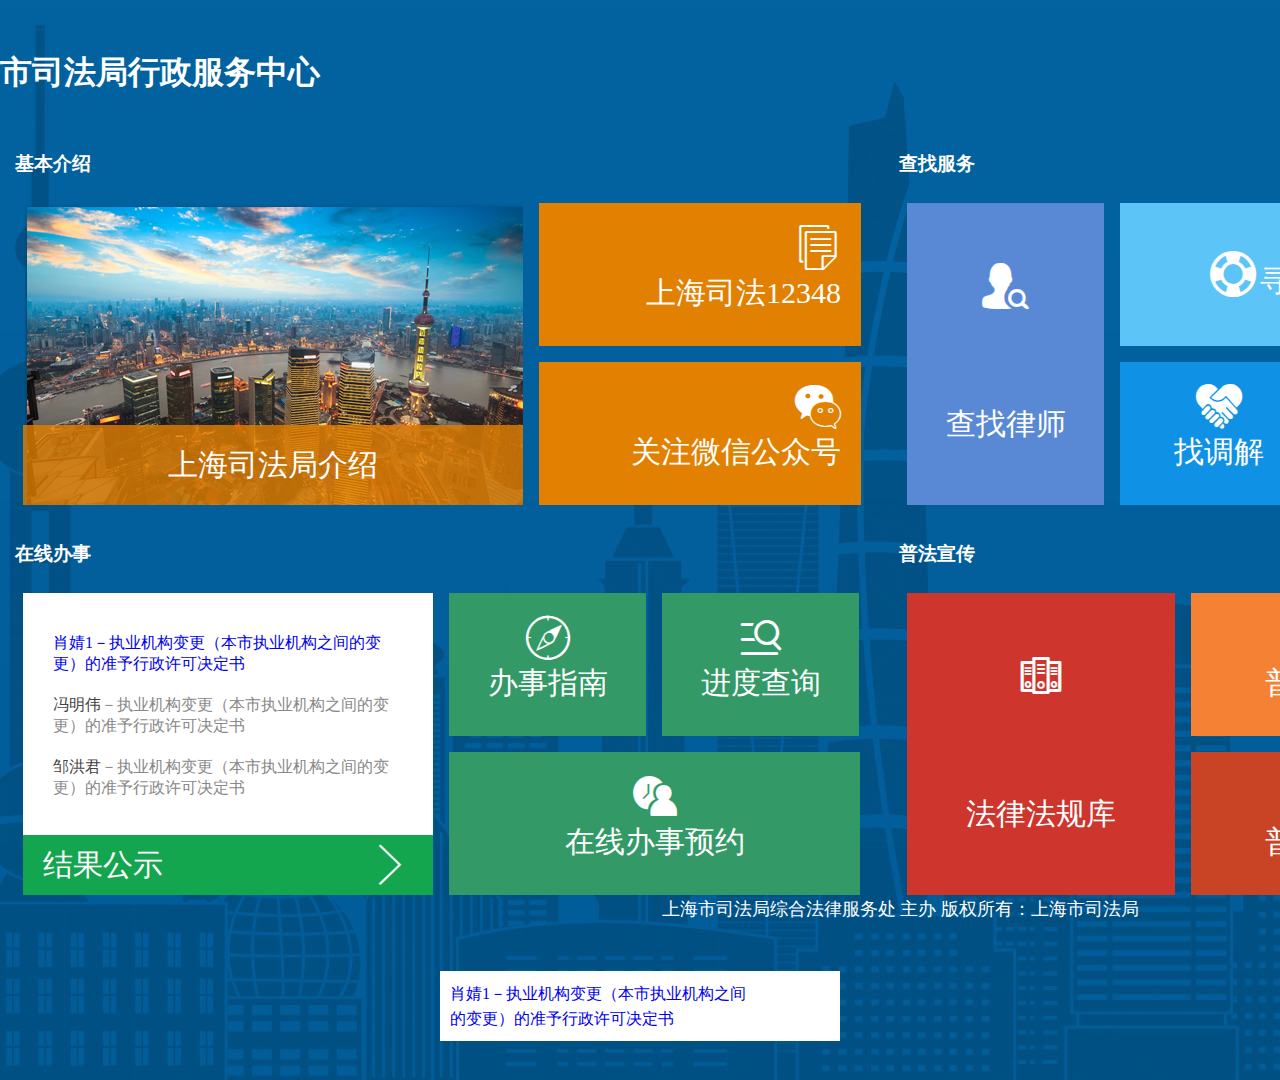
<file: index.html>
<!DOCTYPE html>
<html lang="en">
<head>
	<meta charset="UTF-8">
	<title>Document</title>
	<link rel="stylesheet" type="text/css" href="css/index.css">
	<link rel="stylesheet" type="text/css" href="font/iconfont.css">
</head>
<body>
	<div class="wrapper clearfix">
		<div class="header">
			<h1 class="pull-left">市司法局行政服务中心</h1>

			<div class="time pull-right">
				<h4>2015年11月10日 星期二</h4>
				<h4>18：12：45</h4>
			</div>
		</div>

		<div class="content">			
		<!-- 基本介绍开始 -->
			<div class="panel pull-left introduce">
				<h3 class="panel-title">基本介绍</h3>

				<div class="panel-content">
					<div class="pull-left intro-one">
            <img src="img/introduce-bg.png">
						<h4 class="pic-title">上海司法局介绍</h4>
					</div>
					<div class="pull-left intro">
            <i class="iconfont icon-files"></i>
            <h4 class="">上海司法12348</h4>
          </div>
					<div class="pull-left intro">
						<i class="iconfont icon-chat"></i>
						<h4 class="">关注微信公众号</h4>
					</div>
				</div>
			
			</div>
		<!-- 基本介绍结束 -->

		<!-- 查找服务开始 -->
		<div class="panel pull-left search">
			<h3 class="panel-title">查找服务</h3>
			
			<div class="panel-content">
				<div class="pull-left search-one">
					<i class="iconfont icon-user-search"></i>
					<h4>查找律师</h4>
				</div>
				<div class="pull-left search-two">
					<i class="iconfont icon-help"></i>
					<h4>寻求法律援助</h4>
				</div>
				<div class="pull-left  box search-three">
					<i class="iconfont icon-law"></i>
					<h4>找公正</h4>
				</div>
				<div class="pull-left box search-four">
					<i class="iconfont icon-love"></i>
					<h4>找调解</h4>
				</div>
				<div class="pull-left box search-five">
					<i class="iconfont icon-identify"></i>
					<h4>司法鉴定</h4>
				</div>
				<div class="pull-left box search-six">
					<i class="iconfont icon-aid"></i>
					<h4>医患调解</h4>
				</div>
			</div>

		</div>
		<!-- 查找服务结束 -->

		<!-- 在线办事开始 -->
		<div class="panel pull-left online">
			<h3 class="panel-title">在线办事</h3>

			<div class="panel-content clearfix">
				<div class="pull-left online-one">
					<ul>
						<li>
              <div class="list" id="list">

                <a href="#"><span>肖婧1</span>－执业机构变更（本市执业机构之间的变更）的准予行政许可决定书</a>
                <a href="#"><span>肖婧2</span>－执业机构变更（本市执业机构之间的变更）的准予行政许可决定书</a>
                <a href="#"><span>肖婧3</span>－执业机构变更（本市执业机构之间的变更）的准予行政许可决定书</a>
                <a href="#"><span>肖婧4</span>－执业机构变更（本市执业机构之间的变更）的准予行政许可决定书</a>
              </div>
            </li>
						<li><a href="#"><span>冯明伟</span>－执业机构变更（本市执业机构之间的变更）的准予行政许可决定书</a></li>
						<li><a href="#"><span>邹洪君</span>－执业机构变更（本市执业机构之间的变更）的准予行政许可决定书</a></li>
					</ul>
					<div class="bottom">
						<h4>结果公示</h4>
						<i class="iconfont icon-arrow-right"></i>
					</div>
				</div>

				<div class="pull-left online-two">
          <i class="iconfont icon-guide"></i>
          <h4>办事指南</h4>
        </div>
				<div class="pull-left online-three">
          <i class="iconfont icon-type-search"></i>
          <h4>进度查询</h4>
        </div>
				<div class="pull-left online-four">
          <i class="iconfont icon-booking"></i>
          <h4>在线办事预约</h4>
        </div>
			</div>
		</div>
		<!-- 在线办事结束 -->	

		<!-- 普法宣传开始	 -->
		<div class="panel pull-left promotion">
			<h3 class="panel-title">普法宣传</h3>

			<div class="panel-content clearfix">
				<div class="pull-left prom-one">
          <i class="iconfont icon-database"></i>
          <h4 class="panel-title">法律法规库</h4>
        </div>
				<div class="pull-left prom-box prom-two">
          <i class="iconfont icon-flag"></i>
          <h4 class="panel-title">普法动态</h4>
        </div>
				<div class="pull-right prom-box prom-three">
          <i class="iconfont icon-microphone"></i>
          <h4 class="panel-title">普法活动</h4>
        </div>
				<div class="pull-left  prom-box prom-four">
          <i class="iconfont icon-database"></i>
          <h4 class="panel-title">普法讲座</h4>
        </div>
				<div class="pull-right prom-box prom-five">
          <i class="iconfont icon-file"></i>
          <h4 class="panel-title">专题专栏</h4>
        </div>
			</div>
		</div>
		<!-- 普法宣传结束	 -->
	</div>

    <h5>上海市司法局综合法律服务处 主办        版权所有：上海市司法局    </h5>
	</div>


	<div class="slide">
		<ul class="slide-box">
			<li><a href="#"><span>肖婧1</span>－执业机构变更（本市执业机构之间的变更）的准予行政许可决定书</a></li>
			<li><a href="#"><span>肖婧2</span>－执业机构变更（本市执业机构之间的变更）的准予行政许可决定书</a></li>
			<li><a href="#"><span>肖婧3</span>－执业机构变更（本市执业机构之间的变更）的准予行政许可决定书</a></li>
			<li><a href="#"><span>肖婧4</span>－执业机构变更（本市执业机构之间的变更）的准予行政许可决定书</a></li>
			<li><a href="#"><span>肖婧5</span>－执业机构变更（本市执业机构之间的变更）的准予行政许可决定书</a></li>
		</ul>
	</div>




  <script src="js/jquery-3.1.1.min.js"></script>
  <script src="js/js.js"></script>
</body>
</html>
</file>
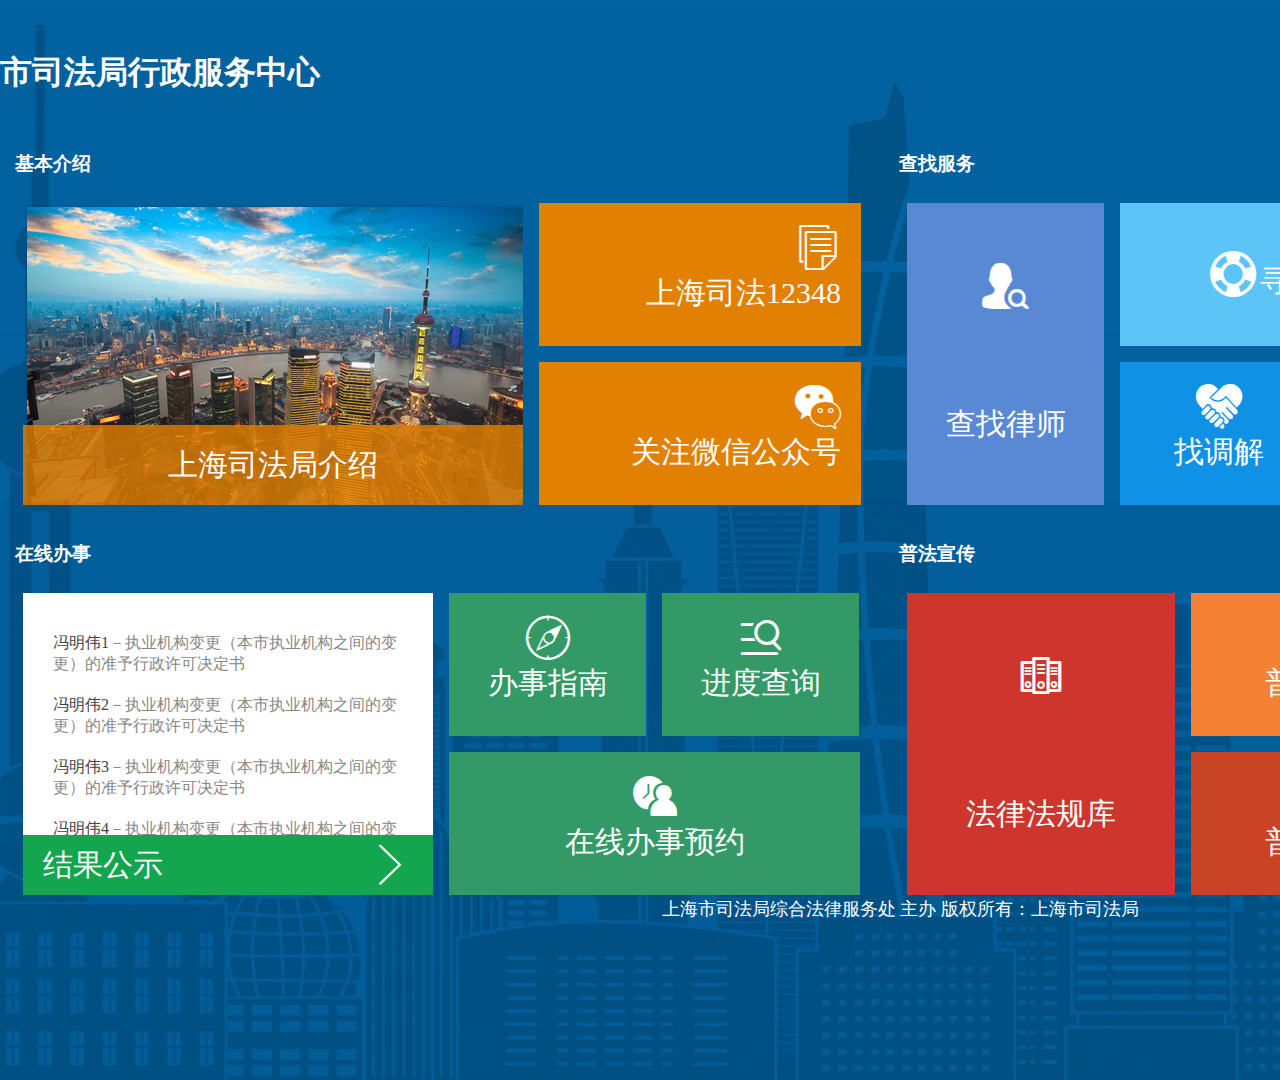
<file: index2.html>
<!DOCTYPE html>
<html lang="en">
<head>
	<meta charset="UTF-8">
	<title>Document</title>
	<link rel="stylesheet" type="text/css" href="css/index.css">
	<link rel="stylesheet" type="text/css" href="font/iconfont.css">
</head>
<body>
	<div class="wrapper clearfix">
		<div class="header">
			<h1 class="pull-left">市司法局行政服务中心</h1>

			<div class="time pull-right">
				<h4>2015年11月10日 星期二</h4>
				<h4>18：12：45</h4>
			</div>
		</div>

		<div class="content">			
		<!-- 基本介绍开始 -->
			<div class="panel pull-left introduce">
				<h3 class="panel-title">基本介绍</h3>

				<div class="panel-content">
					<div class="pull-left intro-one">
            <img src="img/introduce-bg.png">
						<h4 class="pic-title">上海司法局介绍</h4>
					</div>
					<div class="pull-left intro">
            <i class="iconfont icon-files"></i>
            <h4 class="">上海司法12348</h4>
          </div>
					<div class="pull-left intro">
						<i class="iconfont icon-chat"></i>
						<h4 class="">关注微信公众号</h4>
					</div>
				</div>
			
			</div>
		<!-- 基本介绍结束 -->

		<!-- 查找服务开始 -->
		<div class="panel pull-left search">
			<h3 class="panel-title">查找服务</h3>
			
			<div class="panel-content">
				<div class="pull-left search-one">
					<i class="iconfont icon-user-search"></i>
					<h4>查找律师</h4>
				</div>
				<div class="pull-left search-two">
					<i class="iconfont icon-help"></i>
					<h4>寻求法律援助</h4>
				</div>
				<div class="pull-left  box search-three">
					<i class="iconfont icon-law"></i>
					<h4>找公正</h4>
				</div>
				<div class="pull-left box search-four">
					<i class="iconfont icon-love"></i>
					<h4>找调解</h4>
				</div>
				<div class="pull-left box search-five">
					<i class="iconfont icon-identify"></i>
					<h4>司法鉴定</h4>
				</div>
				<div class="pull-left box search-six">
					<i class="iconfont icon-aid"></i>
					<h4>医患调解</h4>
				</div>
			</div>

		</div>
		<!-- 查找服务结束 -->

		<!-- 在线办事开始 -->
		<div class="panel pull-left online">
			<h3 class="panel-title">在线办事</h3>

			<div class="panel-content clearfix">
				<div class="pull-left online-one" id="list" style="overflow: hidden">

					<ul class="picScroll-top" >
						<li><a href="#"><span>冯明伟1</span>－执业机构变更（本市执业机构之间的变更）的准予行政许可决定书</a></li>
						<li><a href="#"><span>冯明伟2</span>－执业机构变更（本市执业机构之间的变更）的准予行政许可决定书</a></li>
						<li><a href="#"><span>冯明伟3</span>－执业机构变更（本市执业机构之间的变更）的准予行政许可决定书</a></li>
						<li><a href="#"><span>冯明伟4</span>－执业机构变更（本市执业机构之间的变更）的准予行政许可决定书</a></li>
						<li><a href="#"><span>冯明伟5</span>－执业机构变更（本市执业机构之间的变更）的准予行政许可决定书</a></li>
						<li><a href="#"><span>冯明伟6</span>－执业机构变更（本市执业机构之间的变更）的准予行政许可决定书</a></li>
						<li><a href="#"><span>冯明伟7</span>－执业机构变更（本市执业机构之间的变更）的准予行政许可决定书</a></li>
						<li><a href="#"><span>邹洪君8</span>－执业机构变更（本市执业机构之间的变更）的准予行政许可决定书</a></li>
					</ul>

					<div class="bottom">
						<h4>结果公示</h4>
						<i class="iconfont icon-arrow-right"></i>
					</div>
				</div>

				<div class="pull-left online-two">
          <i class="iconfont icon-guide"></i>
          <h4>办事指南</h4>
        </div>
				<div class="pull-left online-three">
          <i class="iconfont icon-type-search"></i>
          <h4>进度查询</h4>
        </div>
				<div class="pull-left online-four">
          <i class="iconfont icon-booking"></i>
          <h4>在线办事预约</h4>
        </div>
			</div>
		</div>
		<!-- 在线办事结束 -->	

		<!-- 普法宣传开始	 -->
		<div class="panel pull-left promotion">
			<h3 class="panel-title">普法宣传</h3>

			<div class="panel-content clearfix">
				<div class="pull-left prom-one">
          <i class="iconfont icon-database"></i>
          <h4 class="panel-title">法律法规库</h4>
        </div>
				<div class="pull-left prom-box prom-two">
          <i class="iconfont icon-flag"></i>
          <h4 class="panel-title">普法动态</h4>
        </div>
				<div class="pull-right prom-box prom-three">
          <i class="iconfont icon-microphone"></i>
          <h4 class="panel-title">普法活动</h4>
        </div>
				<div class="pull-left  prom-box prom-four">
          <i class="iconfont icon-database"></i>
          <h4 class="panel-title">普法讲座</h4>
        </div>
				<div class="pull-right prom-box prom-five">
          <i class="iconfont icon-file"></i>
          <h4 class="panel-title">专题专栏</h4>
        </div>
			</div>
		</div>
		<!-- 普法宣传结束	 -->
	</div>

    <h5>上海市司法局综合法律服务处 主办        版权所有：上海市司法局    </h5>
	</div>

  <script src="js/jquery-3.1.1.min.js"></script>

  <script>
  	//$(function(){
	var isMouseover = null;

	function mouseState(){
		$("#list ul").mouseenter(function(){
			isMouseover = true;
		}).mouseleave(function(){
			isMouseover = false;
		});
		return  isMouseover;
	}

	function AutoScrolly(){
			if(mouseState())
			{ }else{
				var liHeight = $("#list").find("li").outerHeight();
				liHeight = '-' + liHeight +'px';
				$("#list").find("ul:first").animate({
					marginTop:liHeight
				},1000,function(){
					$(this).css({marginTop:"0px"}).find("li:first").appendTo(this);
				});
			}
		}

		$(document).ready(function(){
			setInterval('AutoScrolly()',2000)
		});

	//})
  </script>
  <!--<script src="js/js.js"></script>-->
</body>
</html>
</file>
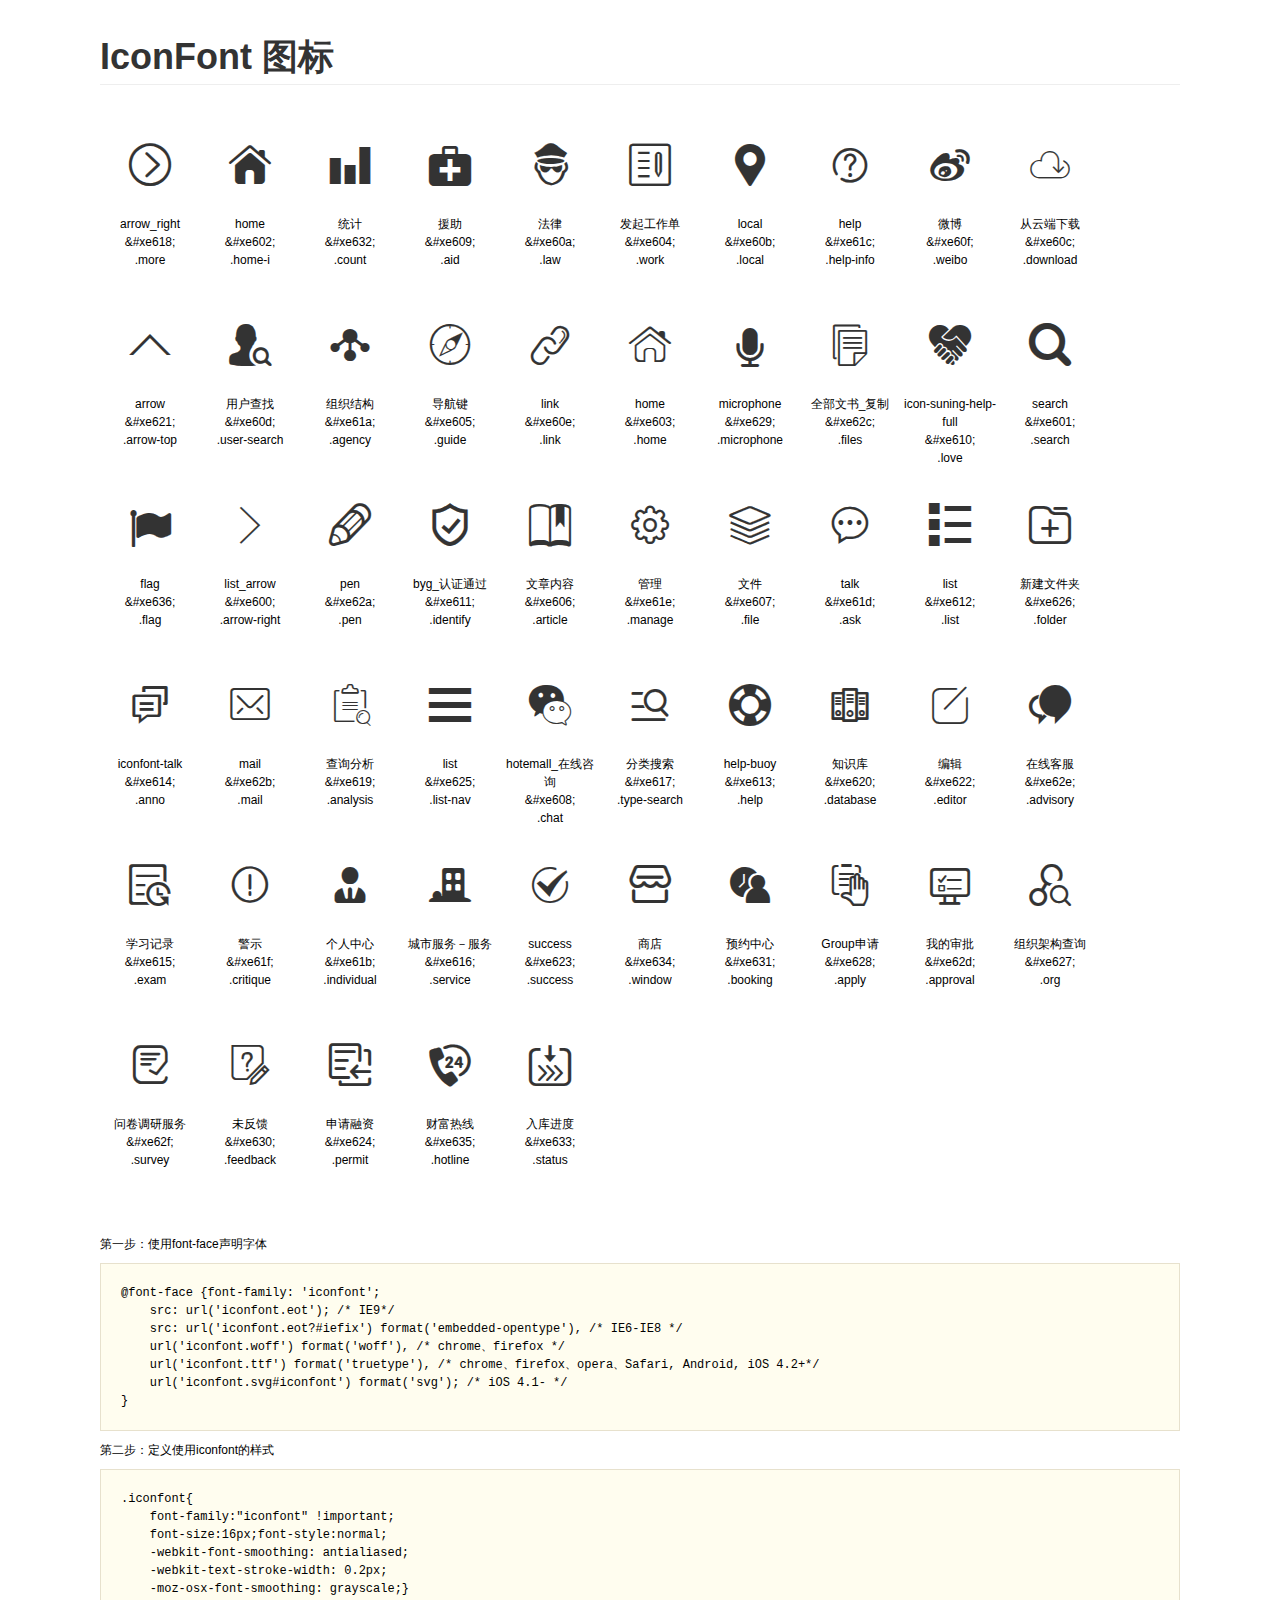
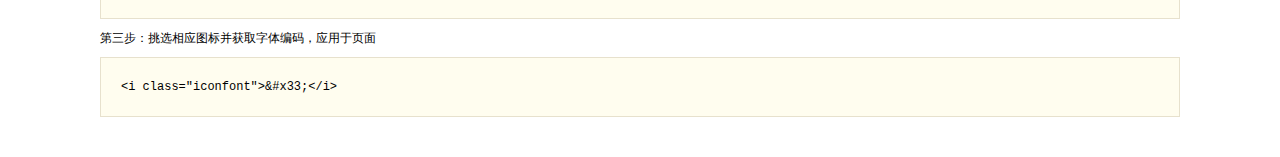
<file: font/demo.html>
<!DOCTYPE html>
<html>
<head>
    <meta charset="utf-8"/>
    <title>IconFont</title>
    <link rel="stylesheet" href="demo.css">
    <link rel="stylesheet" href="iconfont.css">
</head>
<body>
    <div class="main">
        <h1>IconFont 图标</h1>
        <ul class="icon_lists clear">
            
                <li>
                <i class="icon iconfont">&#xe618;</i>
                    <div class="name">arrow_right</div>
                    <div class="code">&amp;#xe618;</div>
                    <div class="fontclass">.more</div>
                </li>
            
                <li>
                <i class="icon iconfont">&#xe602;</i>
                    <div class="name">home</div>
                    <div class="code">&amp;#xe602;</div>
                    <div class="fontclass">.home-i</div>
                </li>
            
                <li>
                <i class="icon iconfont">&#xe632;</i>
                    <div class="name">统计</div>
                    <div class="code">&amp;#xe632;</div>
                    <div class="fontclass">.count</div>
                </li>
            
                <li>
                <i class="icon iconfont">&#xe609;</i>
                    <div class="name">援助</div>
                    <div class="code">&amp;#xe609;</div>
                    <div class="fontclass">.aid</div>
                </li>
            
                <li>
                <i class="icon iconfont">&#xe60a;</i>
                    <div class="name">法律</div>
                    <div class="code">&amp;#xe60a;</div>
                    <div class="fontclass">.law</div>
                </li>
            
                <li>
                <i class="icon iconfont">&#xe604;</i>
                    <div class="name">发起工作单</div>
                    <div class="code">&amp;#xe604;</div>
                    <div class="fontclass">.work</div>
                </li>
            
                <li>
                <i class="icon iconfont">&#xe60b;</i>
                    <div class="name">local</div>
                    <div class="code">&amp;#xe60b;</div>
                    <div class="fontclass">.local</div>
                </li>
            
                <li>
                <i class="icon iconfont">&#xe61c;</i>
                    <div class="name">help</div>
                    <div class="code">&amp;#xe61c;</div>
                    <div class="fontclass">.help-info</div>
                </li>
            
                <li>
                <i class="icon iconfont">&#xe60f;</i>
                    <div class="name">微博</div>
                    <div class="code">&amp;#xe60f;</div>
                    <div class="fontclass">.weibo</div>
                </li>
            
                <li>
                <i class="icon iconfont">&#xe60c;</i>
                    <div class="name">从云端下载</div>
                    <div class="code">&amp;#xe60c;</div>
                    <div class="fontclass">.download</div>
                </li>
            
                <li>
                <i class="icon iconfont">&#xe621;</i>
                    <div class="name">arrow</div>
                    <div class="code">&amp;#xe621;</div>
                    <div class="fontclass">.arrow-top</div>
                </li>
            
                <li>
                <i class="icon iconfont">&#xe60d;</i>
                    <div class="name">用户查找</div>
                    <div class="code">&amp;#xe60d;</div>
                    <div class="fontclass">.user-search</div>
                </li>
            
                <li>
                <i class="icon iconfont">&#xe61a;</i>
                    <div class="name">组织结构</div>
                    <div class="code">&amp;#xe61a;</div>
                    <div class="fontclass">.agency</div>
                </li>
            
                <li>
                <i class="icon iconfont">&#xe605;</i>
                    <div class="name">导航键</div>
                    <div class="code">&amp;#xe605;</div>
                    <div class="fontclass">.guide</div>
                </li>
            
                <li>
                <i class="icon iconfont">&#xe60e;</i>
                    <div class="name">link</div>
                    <div class="code">&amp;#xe60e;</div>
                    <div class="fontclass">.link</div>
                </li>
            
                <li>
                <i class="icon iconfont">&#xe603;</i>
                    <div class="name">home</div>
                    <div class="code">&amp;#xe603;</div>
                    <div class="fontclass">.home</div>
                </li>
            
                <li>
                <i class="icon iconfont">&#xe629;</i>
                    <div class="name">microphone</div>
                    <div class="code">&amp;#xe629;</div>
                    <div class="fontclass">.microphone</div>
                </li>
            
                <li>
                <i class="icon iconfont">&#xe62c;</i>
                    <div class="name">全部文书_复制</div>
                    <div class="code">&amp;#xe62c;</div>
                    <div class="fontclass">.files</div>
                </li>
            
                <li>
                <i class="icon iconfont">&#xe610;</i>
                    <div class="name">icon-suning-help-full</div>
                    <div class="code">&amp;#xe610;</div>
                    <div class="fontclass">.love</div>
                </li>
            
                <li>
                <i class="icon iconfont">&#xe601;</i>
                    <div class="name">search</div>
                    <div class="code">&amp;#xe601;</div>
                    <div class="fontclass">.search</div>
                </li>
            
                <li>
                <i class="icon iconfont">&#xe636;</i>
                    <div class="name">flag</div>
                    <div class="code">&amp;#xe636;</div>
                    <div class="fontclass">.flag</div>
                </li>
            
                <li>
                <i class="icon iconfont">&#xe600;</i>
                    <div class="name">list_arrow</div>
                    <div class="code">&amp;#xe600;</div>
                    <div class="fontclass">.arrow-right</div>
                </li>
            
                <li>
                <i class="icon iconfont">&#xe62a;</i>
                    <div class="name">pen</div>
                    <div class="code">&amp;#xe62a;</div>
                    <div class="fontclass">.pen</div>
                </li>
            
                <li>
                <i class="icon iconfont">&#xe611;</i>
                    <div class="name">byg_认证通过</div>
                    <div class="code">&amp;#xe611;</div>
                    <div class="fontclass">.identify</div>
                </li>
            
                <li>
                <i class="icon iconfont">&#xe606;</i>
                    <div class="name">文章内容</div>
                    <div class="code">&amp;#xe606;</div>
                    <div class="fontclass">.article</div>
                </li>
            
                <li>
                <i class="icon iconfont">&#xe61e;</i>
                    <div class="name">管理</div>
                    <div class="code">&amp;#xe61e;</div>
                    <div class="fontclass">.manage</div>
                </li>
            
                <li>
                <i class="icon iconfont">&#xe607;</i>
                    <div class="name">文件</div>
                    <div class="code">&amp;#xe607;</div>
                    <div class="fontclass">.file</div>
                </li>
            
                <li>
                <i class="icon iconfont">&#xe61d;</i>
                    <div class="name">talk</div>
                    <div class="code">&amp;#xe61d;</div>
                    <div class="fontclass">.ask</div>
                </li>
            
                <li>
                <i class="icon iconfont">&#xe612;</i>
                    <div class="name">list</div>
                    <div class="code">&amp;#xe612;</div>
                    <div class="fontclass">.list</div>
                </li>
            
                <li>
                <i class="icon iconfont">&#xe626;</i>
                    <div class="name">新建文件夹</div>
                    <div class="code">&amp;#xe626;</div>
                    <div class="fontclass">.folder</div>
                </li>
            
                <li>
                <i class="icon iconfont">&#xe614;</i>
                    <div class="name">iconfont-talk</div>
                    <div class="code">&amp;#xe614;</div>
                    <div class="fontclass">.anno</div>
                </li>
            
                <li>
                <i class="icon iconfont">&#xe62b;</i>
                    <div class="name">mail</div>
                    <div class="code">&amp;#xe62b;</div>
                    <div class="fontclass">.mail</div>
                </li>
            
                <li>
                <i class="icon iconfont">&#xe619;</i>
                    <div class="name">查询分析</div>
                    <div class="code">&amp;#xe619;</div>
                    <div class="fontclass">.analysis</div>
                </li>
            
                <li>
                <i class="icon iconfont">&#xe625;</i>
                    <div class="name">list </div>
                    <div class="code">&amp;#xe625;</div>
                    <div class="fontclass">.list-nav</div>
                </li>
            
                <li>
                <i class="icon iconfont">&#xe608;</i>
                    <div class="name">hotemall_在线咨询</div>
                    <div class="code">&amp;#xe608;</div>
                    <div class="fontclass">.chat</div>
                </li>
            
                <li>
                <i class="icon iconfont">&#xe617;</i>
                    <div class="name">分类搜索</div>
                    <div class="code">&amp;#xe617;</div>
                    <div class="fontclass">.type-search</div>
                </li>
            
                <li>
                <i class="icon iconfont">&#xe613;</i>
                    <div class="name">help-buoy</div>
                    <div class="code">&amp;#xe613;</div>
                    <div class="fontclass">.help</div>
                </li>
            
                <li>
                <i class="icon iconfont">&#xe620;</i>
                    <div class="name">知识库</div>
                    <div class="code">&amp;#xe620;</div>
                    <div class="fontclass">.database</div>
                </li>
            
                <li>
                <i class="icon iconfont">&#xe622;</i>
                    <div class="name">编辑</div>
                    <div class="code">&amp;#xe622;</div>
                    <div class="fontclass">.editor</div>
                </li>
            
                <li>
                <i class="icon iconfont">&#xe62e;</i>
                    <div class="name">在线客服</div>
                    <div class="code">&amp;#xe62e;</div>
                    <div class="fontclass">.advisory</div>
                </li>
            
                <li>
                <i class="icon iconfont">&#xe615;</i>
                    <div class="name">学习记录</div>
                    <div class="code">&amp;#xe615;</div>
                    <div class="fontclass">.exam</div>
                </li>
            
                <li>
                <i class="icon iconfont">&#xe61f;</i>
                    <div class="name">警示</div>
                    <div class="code">&amp;#xe61f;</div>
                    <div class="fontclass">.critique</div>
                </li>
            
                <li>
                <i class="icon iconfont">&#xe61b;</i>
                    <div class="name">个人中心</div>
                    <div class="code">&amp;#xe61b;</div>
                    <div class="fontclass">.individual</div>
                </li>
            
                <li>
                <i class="icon iconfont">&#xe616;</i>
                    <div class="name">城市服务－服务</div>
                    <div class="code">&amp;#xe616;</div>
                    <div class="fontclass">.service</div>
                </li>
            
                <li>
                <i class="icon iconfont">&#xe623;</i>
                    <div class="name">success</div>
                    <div class="code">&amp;#xe623;</div>
                    <div class="fontclass">.success</div>
                </li>
            
                <li>
                <i class="icon iconfont">&#xe634;</i>
                    <div class="name">商店</div>
                    <div class="code">&amp;#xe634;</div>
                    <div class="fontclass">.window</div>
                </li>
            
                <li>
                <i class="icon iconfont">&#xe631;</i>
                    <div class="name">预约中心</div>
                    <div class="code">&amp;#xe631;</div>
                    <div class="fontclass">.booking</div>
                </li>
            
                <li>
                <i class="icon iconfont">&#xe628;</i>
                    <div class="name">Group申请</div>
                    <div class="code">&amp;#xe628;</div>
                    <div class="fontclass">.apply</div>
                </li>
            
                <li>
                <i class="icon iconfont">&#xe62d;</i>
                    <div class="name">我的审批</div>
                    <div class="code">&amp;#xe62d;</div>
                    <div class="fontclass">.approval</div>
                </li>
            
                <li>
                <i class="icon iconfont">&#xe627;</i>
                    <div class="name">组织架构查询</div>
                    <div class="code">&amp;#xe627;</div>
                    <div class="fontclass">.org</div>
                </li>
            
                <li>
                <i class="icon iconfont">&#xe62f;</i>
                    <div class="name">问卷调研服务</div>
                    <div class="code">&amp;#xe62f;</div>
                    <div class="fontclass">.survey</div>
                </li>
            
                <li>
                <i class="icon iconfont">&#xe630;</i>
                    <div class="name">未反馈</div>
                    <div class="code">&amp;#xe630;</div>
                    <div class="fontclass">.feedback</div>
                </li>
            
                <li>
                <i class="icon iconfont">&#xe624;</i>
                    <div class="name">申请融资</div>
                    <div class="code">&amp;#xe624;</div>
                    <div class="fontclass">.permit</div>
                </li>
            
                <li>
                <i class="icon iconfont">&#xe635;</i>
                    <div class="name">财富热线</div>
                    <div class="code">&amp;#xe635;</div>
                    <div class="fontclass">.hotline</div>
                </li>
            
                <li>
                <i class="icon iconfont">&#xe633;</i>
                    <div class="name">入库进度</div>
                    <div class="code">&amp;#xe633;</div>
                    <div class="fontclass">.status</div>
                </li>
            
        </ul>


        <div class="helps">
            第一步：使用font-face声明字体
            <pre>
@font-face {font-family: 'iconfont';
    src: url('iconfont.eot'); /* IE9*/
    src: url('iconfont.eot?#iefix') format('embedded-opentype'), /* IE6-IE8 */
    url('iconfont.woff') format('woff'), /* chrome、firefox */
    url('iconfont.ttf') format('truetype'), /* chrome、firefox、opera、Safari, Android, iOS 4.2+*/
    url('iconfont.svg#iconfont') format('svg'); /* iOS 4.1- */
}
</pre>
第二步：定义使用iconfont的样式
            <pre>
.iconfont{
    font-family:"iconfont" !important;
    font-size:16px;font-style:normal;
    -webkit-font-smoothing: antialiased;
    -webkit-text-stroke-width: 0.2px;
    -moz-osx-font-smoothing: grayscale;}
</pre>
第三步：挑选相应图标并获取字体编码，应用于页面
<pre>
&lt;i class="iconfont"&gt;&amp;#x33;&lt;/i&gt;
</pre>
        </div>

    </div>
</body>
</html>
</file>
<file: css/index.css>
body{
  margin: 0;
  height: 1080px;
  color: #fff;
  font-family: "微软雅黑";
  background: url("../img/service-bg.jpg") bottom center no-repeat;
}
h4{
	margin: 0;
	font-size: 30px;
	font-weight: 100;
}
a{
  display: block;
  text-decoration: none;
}
.pull-left{
	float: left!important;
}
.pull-right{
	float: right!important;
}
.clearfix{
	content: "";
	display: table;
}
.content{
	width: 1800px;
	overflow: hidden;
}
/*盒子模型*/
.panel{
	width: 854px;
	height: 360px;
	margin:15px 15px;
}
.panel-content{
	width: 854px;
	height: 318px;
}
.wrapper{
	width: 1720px;
	margin: 0 auto;
}
.header{
	margin-top: 30px!important;
}
.iconfont{
  font-size: 46px!important;
}
/*基本结束开始*/
.intro-one{
  position: relative;
  width: 500px;
  height: 302px;
  margin: 8px;
  overflow: hidden;
}
img{
  transition:1s ease;
}
img:hover{
  transform: scale(1.2);
}

.pic-title{
  position: absolute;
  bottom: 0;
	width: 100%;
	height: 80px;
	background-color: rgba(226,128,1,.8);
	text-align: center;
	line-height: 80px;
}
.intro{
	width:282px;
	height: 103px;
  padding: 20px;
  margin: 8px;
  text-align: right;
	background-color: #e28001;

}
.intro>i{
  display: inline-block;
}

/*基本结束结束*/

/*查找服务开始*/
.box{
	width: 157px;
	height: 103px;
  padding: 20px;
  text-align: center;
}
.search-one{
	height: 262px;
	width:157px;
  padding: 20px;
  margin: 8px;
  text-align: center;
  line-height: 126px;
	background-color: #5989d5; 
}
.search-two{
	width: 370px;
	height: 103px;
  padding: 20px;
  margin: 8px;
  text-align: center;
  line-height: 103px;
  background-color: #5dc4f7;
}
.search-two>h4{
  display: inline-block;
}
.search-three{
  margin: 8px;
  text-align: center;
  background-color: #4a76e3;
}
.search-four{
  margin: 8px;
  background-color: #0f91e6;
}
.search-five{
  margin: 8px;
  background-color: #5d8bfd;
}
.search-six{
  margin: 8px;
	background-color: #38a9f3;
}
/*查找服务结束*/


/*在线办事开始*/
.online-one{
	position: relative;
	width: 370px;
	height: 262px;
  padding: 20px;
  margin: 8px;
	background-color: #fff;
}
.online-one>ul{
	margin: 0;
  padding: 0;
  list-style-type: none;
}
.online-one>ul>li{
  margin:20px 10px;
  position: relative;
  height: 42px;
  width: 350px;
  overflow: hidden;
  text-overflow:ellipsis ;
  display: -webkit-box;
  -webkit-line-clamp:2;
  -webkit--box-orient:vertical;
}
.list{
  position: absolute;
  top: 0;
  width: 350px;
  height: 126px;
}
.online-one>ul>li>a{
  font-size: 16px;
  color: #888888;
}
.online-one>ul>li>a:hover{
  color: #0f91e6;
}
.online-one>ul>li>a>span{
  color: #444444;
}
.online-one>.bottom{
	position: absolute;
	bottom: 0;
  left: 0;
	width: 370px;
  padding:0 20px;
	height: 60px;
	line-height: 60px;
	background-color: #14a64f;
}
.online-one h4{
  float: left;
  display: inline-block;
}
.online-one .bottom i{
  float: right;
}
.online-two{
	width: 157px;
	height: 103px;
  padding: 20px;
  margin: 8px;
  text-align: center;
	background-color: #339966;
}
.online-three{
  width: 157px;
  height: 103px;
  padding: 20px;
  margin: 8px;
  text-align: center;
  background-color: #339966;
}
.online-four{
	width: 371px;
	height: 103px;
  padding: 20px;
  margin: 8px;
  text-align: center;
  background-color: #339966;
}
/*在线办事结束*/

/*普法宣传开始*/
.prom-one{
	width: 228px;
	height: 262px;
  padding: 20px;
  margin: 8px;
  line-height: 126px;
  text-align: center;
	background-color:#ce352c; 
}
.prom-box{
	width: 228px;
	height: 103px;
  padding: 20px;
  margin: 8px;
  text-align: center;
}
.prom-two{
	background-color: #f58134;
}
.prom-three{
	background-color: #f54f35;
}
.prom-four{
	background-color: #c84424;
}
.prom-five{
	background-color: #b95029;
}
/*普法宣传结束*/

h5{
  margin: 0 auto;
  display: inherit;
  font-size: 18px;
  font-weight: 100;
}


/*slide*/
.slide {width:400px;height:70px;margin:50px auto;overflow:hidden;background:#fff;}
.slide-box {margin:0;padding:10px;}
.slide-box li {width:300px;line-height:25px;margin-bottom:10px;}
</file>
<file: font/iconfont.css>
@font-face {font-family: "iconfont";
  src: url('iconfont.eot'); /* IE9*/
  src: url('iconfont.eot?#iefix') format('embedded-opentype'), /* IE6-IE8 */
  url('iconfont.woff') format('woff'), /* chrome, firefox */
  url('iconfont.ttf') format('truetype'), /* chrome, firefox, opera, Safari, Android, iOS 4.2+*/
  url('iconfont.svg#iconfont') format('svg'); /* iOS 4.1- */
}

.iconfont {
  font-family:"iconfont" !important;
  font-size:16px;
  font-style:normal;
  -webkit-font-smoothing: antialiased;
  -webkit-text-stroke-width: 0.2px;
  -moz-osx-font-smoothing: grayscale;
}
.icon-more:before { content: "\e618"; }
.icon-home-i:before { content: "\e602"; }
.icon-count:before { content: "\e632"; }
.icon-aid:before { content: "\e609"; }
.icon-law:before { content: "\e60a"; }
.icon-work:before { content: "\e604"; }
.icon-local:before { content: "\e60b"; }
.icon-help-info:before { content: "\e61c"; }
.icon-weibo:before { content: "\e60f"; }
.icon-download:before { content: "\e60c"; }
.icon-arrow-top:before { content: "\e621"; }
.icon-user-search:before { content: "\e60d"; }
.icon-agency:before { content: "\e61a"; }
.icon-guide:before { content: "\e605"; }
.icon-link:before { content: "\e60e"; }
.icon-home:before { content: "\e603"; }
.icon-microphone:before { content: "\e629"; }
.icon-files:before { content: "\e62c"; }
.icon-love:before { content: "\e610"; }
.icon-search:before { content: "\e601"; }
.icon-flag:before { content: "\e636"; }
.icon-arrow-right:before { content: "\e600"; }
.icon-pen:before { content: "\e62a"; }
.icon-identify:before { content: "\e611"; }
.icon-article:before { content: "\e606"; }
.icon-manage:before { content: "\e61e"; }
.icon-file:before { content: "\e607"; }
.icon-ask:before { content: "\e61d"; }
.icon-list:before { content: "\e612"; }
.icon-folder:before { content: "\e626"; }
.icon-anno:before { content: "\e614"; }
.icon-mail:before { content: "\e62b"; }
.icon-analysis:before { content: "\e619"; }
.icon-list-nav:before { content: "\e625"; }
.icon-chat:before { content: "\e608"; }
.icon-type-search:before { content: "\e617"; }
.icon-help:before { content: "\e613"; }
.icon-database:before { content: "\e620"; }
.icon-editor:before { content: "\e622"; }
.icon-advisory:before { content: "\e62e"; }
.icon-exam:before { content: "\e615"; }
.icon-critique:before { content: "\e61f"; }
.icon-individual:before { content: "\e61b"; }
.icon-service:before { content: "\e616"; }
.icon-success:before { content: "\e623"; }
.icon-window:before { content: "\e634"; }
.icon-booking:before { content: "\e631"; }
.icon-apply:before { content: "\e628"; }
.icon-approval:before { content: "\e62d"; }
.icon-org:before { content: "\e627"; }
.icon-survey:before { content: "\e62f"; }
.icon-feedback:before { content: "\e630"; }
.icon-permit:before { content: "\e624"; }
.icon-hotline:before { content: "\e635"; }
.icon-status:before { content: "\e633"; }
</file>
<file: font/demo.css>
*{margin: 0;padding: 0;list-style: none;}
/*
KISSY CSS Reset
理念：1. reset 的目的不是清除浏览器的默认样式，这仅是部分工作。清除和重置是紧密不可分的。
2. reset 的目的不是让默认样式在所有浏览器下一致，而是减少默认样式有可能带来的问题。
3. reset 期望提供一套普适通用的基础样式。但没有银弹，推荐根据具体需求，裁剪和修改后再使用。
特色：1. 适应中文；2. 基于最新主流浏览器。
维护：玉伯<lifesinger@gmail.com>, 正淳<ragecarrier@gmail.com>
 */

/** 清除内外边距 **/
body, h1, h2, h3, h4, h5, h6, hr, p, blockquote, /* structural elements 结构元素 */
dl, dt, dd, ul, ol, li, /* list elements 列表元素 */
pre, /* text formatting elements 文本格式元素 */
form, fieldset, legend, button, input, textarea, /* form elements 表单元素 */
th, td /* table elements 表格元素 */ {
  margin: 0;
  padding: 0;
}

/** 设置默认字体 **/
body,
button, input, select, textarea /* for ie */ {
  font: 12px/1.5 tahoma, arial, \5b8b\4f53, sans-serif;
}
h1, h2, h3, h4, h5, h6 { font-size: 100%; }
address, cite, dfn, em, var { font-style: normal; } /* 将斜体扶正 */
code, kbd, pre, samp { font-family: courier new, courier, monospace; } /* 统一等宽字体 */
small { font-size: 12px; } /* 小于 12px 的中文很难阅读，让 small 正常化 */

/** 重置列表元素 **/
ul, ol { list-style: none; }

/** 重置文本格式元素 **/
a { text-decoration: none; }
a:hover { text-decoration: underline; }


/** 重置表单元素 **/
legend { color: #000; } /* for ie6 */
fieldset, img { border: 0; } /* img 搭车：让链接里的 img 无边框 */
button, input, select, textarea { font-size: 100%; } /* 使得表单元素在 ie 下能继承字体大小 */
/* 注：optgroup 无法扶正 */

/** 重置表格元素 **/
table { border-collapse: collapse; border-spacing: 0; }

/* 清除浮动 */
.ks-clear:after, .clear:after {
  content: '\20';
  display: block;
  height: 0;
  clear: both;
}
.ks-clear, .clear {
  *zoom: 1;
}

.main {padding: 30px 100px;}
.main h1{font-size:36px; color:#333; text-align:left;margin-bottom:30px; border-bottom: 1px solid #eee;}

.helps{margin-top:40px;}
.helps pre{
  padding:20px;
  margin:10px 0;
  border:solid 1px #e7e1cd;
  background-color: #fffdef;
  overflow: auto;
}

.icon_lists li{
  float:left;
  width: 100px;
  height:180px;
  text-align: center;
}
.icon_lists .icon{
  font-size: 42px;
  line-height: 100px;
  margin: 10px 0;
  color:#333;
  -webkit-transition: font-size 0.25s ease-out 0s;
  -moz-transition: font-size 0.25s ease-out 0s;
  transition: font-size 0.25s ease-out 0s;

}
.icon_lists .icon:hover{
  font-size: 100px;
}
</file>
